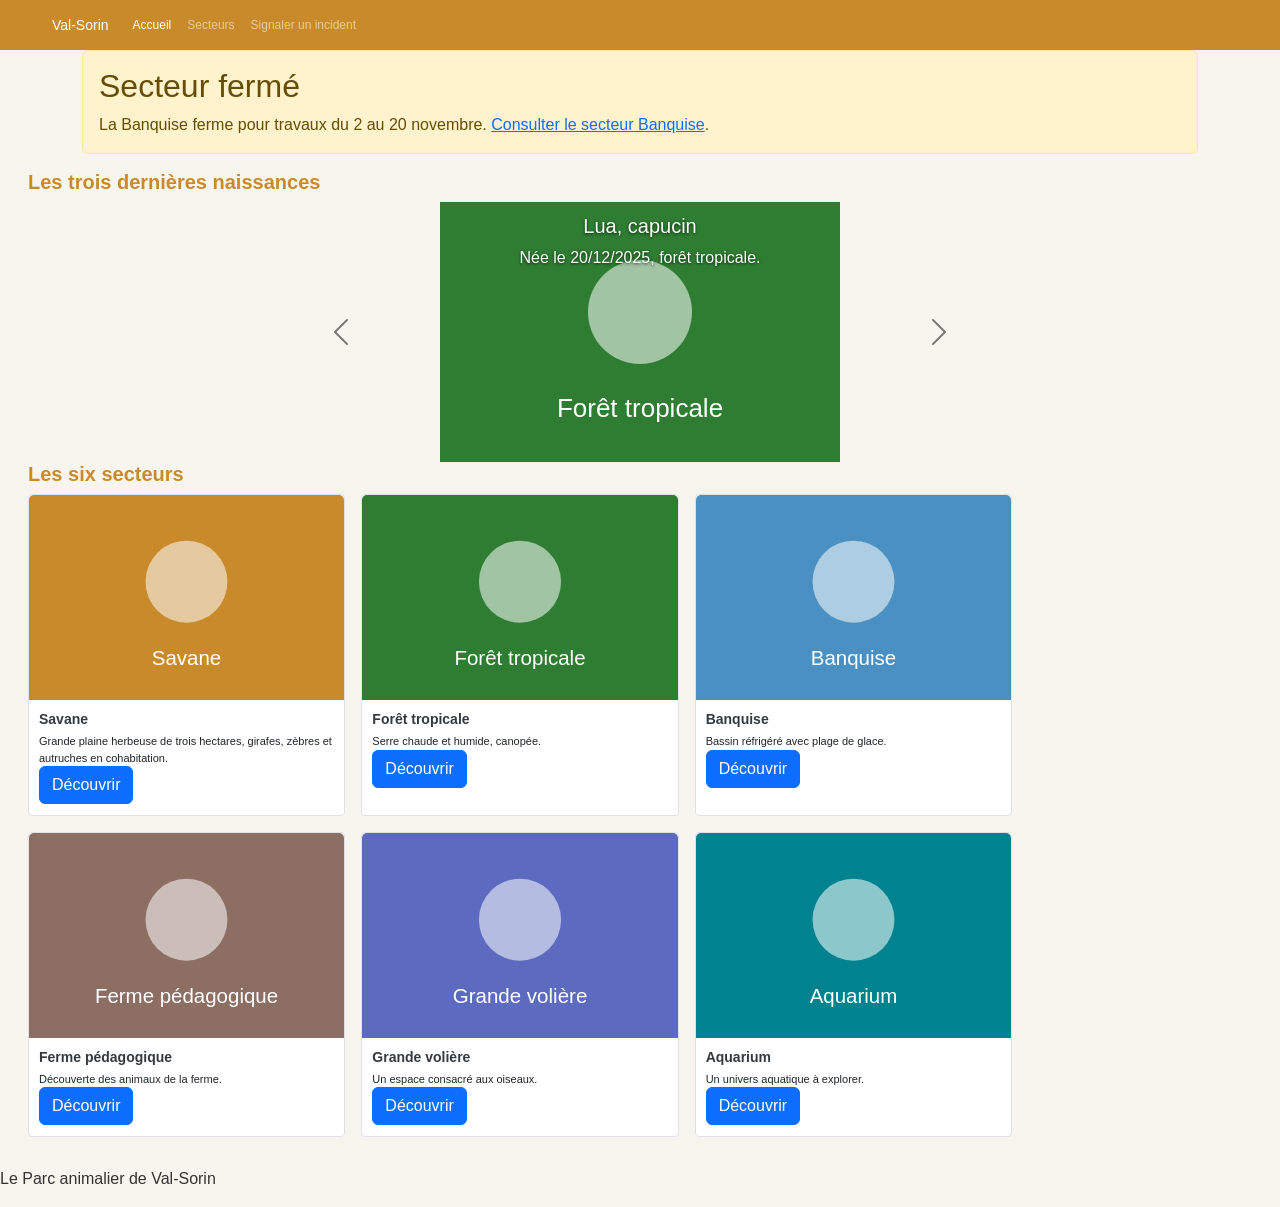
<file: index.html>
<!DOCTYPE html>
<html lang="fr">
<head>
    <meta charset="utf-8">
    <meta name="viewport" content="width=device-width, initial-scale=1">
    <title>Le Parc animalier de Val-Sorin</title>
    <link href="https://cdn.jsdelivr.net/npm/bootstrap@5.3.3/dist/css/bootstrap.min.css" rel="stylesheet">
    <link href="css/chartes.css" rel="stylesheet"> 
</head>
<body>
    <header>
        <nav class="navbar navbar-expand-lg navbar-dark"> 
            <div class="container"> 
            <a class="navbar-brand" href="index.html">Val-Sorin</a> 
            <button class="navbar-toggler" type="button" data-bs-toggle="collapse" data-bs-target="#menu"> 
                <span class="navbar-toggler-icon"></span> 
            </button> 
                <div class="collapse navbar-collapse" id="menu"> 
                    <ul class="navbar-nav"> 
                        <li class="nav-item"><a class="nav-link active" href="index.html">Accueil</a></li>
                        <li class="nav-item"><a class="nav-link" href="secteurs.html">Secteurs</a></li> 
                        <li class="nav-item"><a class="nav-link" href="ticket.html">Signaler un incident</a></li> 
                    </ul> 
                </div> 
            </div> 
        </nav>
    </header>





    <div class="container">
        <div class="alert alert-warning" role="alert">
            <h2>Secteur fermé</h2>
            <p class="mb-0">
                La Banquise ferme pour travaux du 2 au 20 novembre.
                <a href="secteurs.html#BAN">Consulter le secteur Banquise</a>.
            </p>
        </div>
    </div>


    


    <main>

    <section class="container my-4"> <h2>Les trois dernières naissances</h2>

<div class="row justify-content-center"> <div class="col-md-7"> <div id="naissances" class="carousel slide" data-bs-ride="carousel">

<div class="carousel-inner">

<div class="carousel-item active"> <img src="data/images/tropicale.svg" class="d-block w-100" width="400" height="260" alt="Forêt tropicale">

<div class="carousel-caption top-0"> <p class="h5">Lua, capucin</p> <p>Née le 20/12/2025, forêt tropicale.</p> </div> </div>

<div class="carousel-item"> <img src="data/images/banquise.svg" class="d-block w-100" width="400" height="260" alt="Banquise">

<div class="carousel-caption top-0"> <p class="h5">Flocon, manchot de Humboldt</p> <p>Né le 18/01/2026, banquise.</p> </div> </div>

<div class="carousel-item"> <img src="data/images/ferme.svg" class="d-block w-100" width="400" height="260" alt="Ferme pédagogique">

<div class="carousel-caption top-0"> <p class="h5">Caramel, chèvre naine</p> <p>Né le 02/03/2026, ferme pédagogique.</p> </div> </div>

</div>

 <button class="carousel-control-prev" type="button" data-bs-target="#naissances" data-bs-slide="prev" aria-label="Naissance précédente"> <span class="carousel-control-prev-icon" aria-hidden="true"></span> </button>

<button class="carousel-control-next" type="button" data-bs-target="#naissances" data-bs-slide="next" aria-label="Naissance suivante"> <span class="carousel-control-next-icon" aria-hidden="true"></span> </button>

</div> </div> </div> </section>

    <section class="container my-4">
    <h2>Les six secteurs</h2>
    <div class="row row-cols-1 row-cols-md-3 g-3">
        <div class="col">
            <div class="card h-100">
                <img src="data/images/savane.svg"
                     class="card-img-top" alt="Savane">
                <div class="card-body">
                    <h3 class="card-title h5">Savane</h3>
                    <p class="card-text">
                        Grande plaine herbeuse de trois hectares,
                        girafes, zèbres et autruches en cohabitation.
                    </p>
                    <a href="secteurs/savane.html"
                       class="btn btn-primary">Découvrir</a>
                </div>
            </div>
        </div>
        <div class="col">
            <div class="card h-100">
                <img src="data/images/tropicale.svg"
                     class="card-img-top" alt="Forêt tropicale">
                <div class="card-body">
                    <h3 class="card-title h5">Forêt tropicale</h3>
                    <p class="card-text">Serre chaude et humide, canopée.</p>
                    <a href="secteurs.html#TRO"
                       class="btn btn-primary">Découvrir</a>
                </div>
            </div>
        </div>
        <div class="col">
            <div class="card h-100">
                <img src="data/images/banquise.svg"
                     class="card-img-top" alt="Banquise">
                <div class="card-body">
                    <h3 class="card-title h5">Banquise</h3>
                    <p class="card-text">
                        Bassin réfrigéré avec plage de glace.
                    </p>
                    <a href="secteurs.html#BAN"
                       class="btn btn-primary">Découvrir</a>
                </div>
            </div>
        </div>
        <div class="col">
            <div class="card h-100">
                <img src="data/images/ferme.svg"
                     class="card-img-top" alt="Ferme pédagogique">
                <div class="card-body">
                    <h3 class="card-title h5">Ferme pédagogique</h3>
                    <p class="card-text">Découverte des animaux de la ferme.</p>
                    <a href="secteurs.html#FER"
                       class="btn btn-primary">Découvrir</a>
                </div>
            </div>
        </div>
        <div class="col">
            <div class="card h-100">
                <img src="data/images/voliere.svg"
                     class="card-img-top" alt="Grande volière">
                <div class="card-body">
                    <h3 class="card-title h5">Grande volière</h3>
                    <p class="card-text">Un espace consacré aux oiseaux.</p>
                    <a href="secteurs.html#VOL"
                       class="btn btn-primary">Découvrir</a>
                </div>
            </div>
        </div>
        <div class="col">
            <div class="card h-100">
                <img src="data/images/aquarium.svg"
                     class="card-img-top" alt="Aquarium">
                <div class="card-body">
                    <h3 class="card-title h5">Aquarium</h3>
                    <p class="card-text">Un univers aquatique à explorer.</p>
                    <a href="secteurs.html#AQU"
                       class="btn btn-primary">Découvrir</a>
                </div>
            </div>
        </div>
    </div>
</section>
    </main>
    <footer><p>Le Parc animalier de Val-Sorin</p></footer>
    <script src="https://cdn.jsdelivr.net/npm/bootstrap@5.3.3/dist/js/bootstrap.bundle.min.js"></script> 
</body>
</html>
</file>
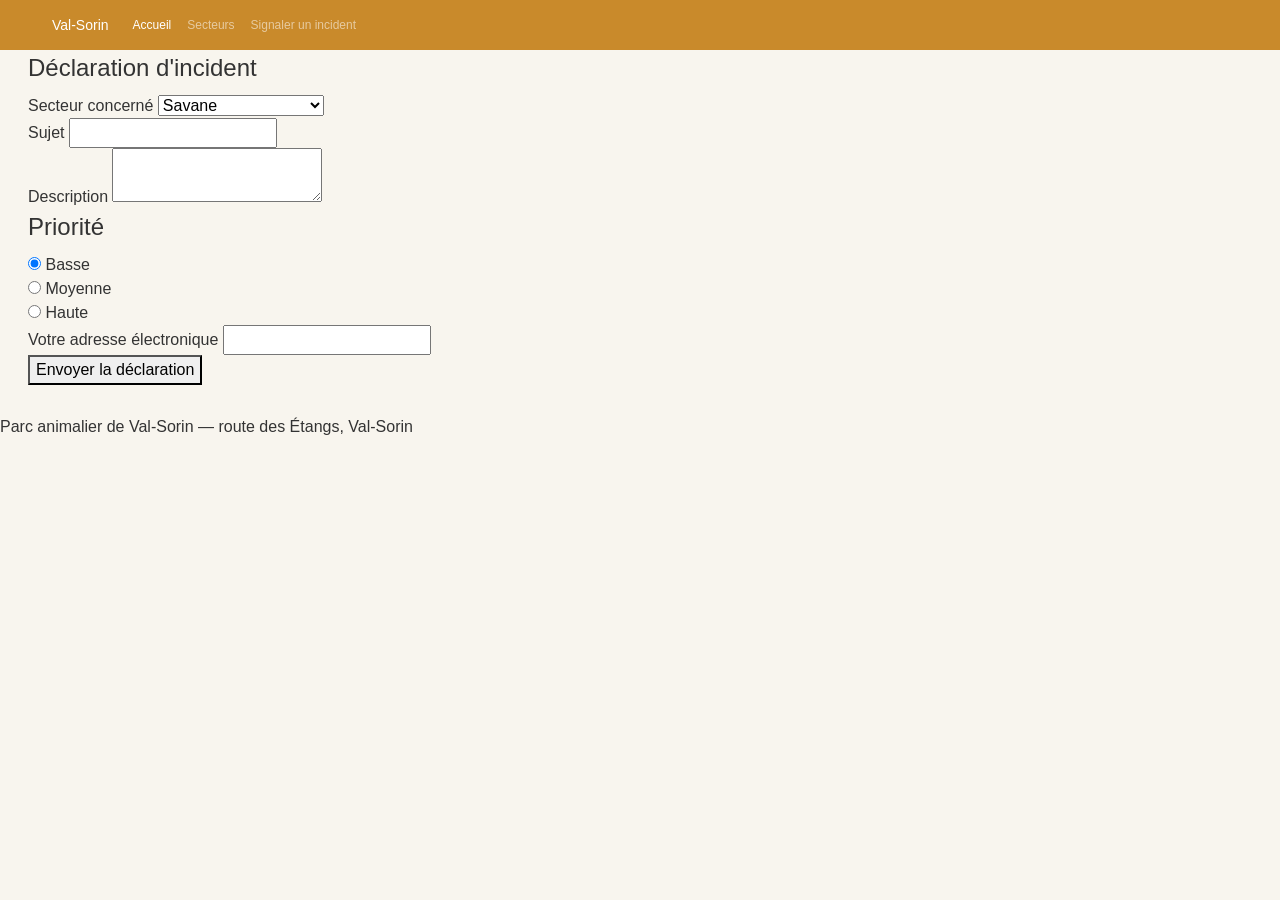
<file: ticket.html>
<!DOCTYPE html>
<html lang="fr">
<head>
    <title>Signaler un incident</title>
    <meta charset="utf-8">
    <meta name="viewport" content="width=device-width, initial-scale=1">
    <link href="https://cdn.jsdelivr.net/npm/bootstrap@5.3.3/dist/css/bootstrap.min.css" rel="stylesheet">
    <link href="css/chartes.css" rel="stylesheet"> 
</head>
<body>
    <header>
        <nav class="navbar navbar-expand-lg navbar-dark"> 
            <div class="container"> 
            <a class="navbar-brand" href="index.html">Val-Sorin</a> 
            <button class="navbar-toggler" type="button" data-bs-toggle="collapse" data-bs-target="#menu"> 
                <span class="navbar-toggler-icon"></span> 
            </button> 
                <div class="collapse navbar-collapse" id="menu"> 
                    <ul class="navbar-nav"> 
                        <li class="nav-item"><a class="nav-link active" href="index.html">Accueil</a></li>
                        <li class="nav-item"><a class="nav-link" href="secteurs.html">Secteurs</a></li> 
                        <li class="nav-item"><a class="nav-link" href="ticket.html">Signaler un incident</a></li> 
                    </ul> 
                </div> 
            </div> 
        </nav>
    </header>
    <main>
        <form action="traiter_signalement.php" method="post">
            <fieldset>
                <legend>Déclaration d'incident</legend>

                <label for="secteur">Secteur concerné</label>

                <select id="secteur" name="secteur" required>
                    <option value="S1">Savane</option>
                    <option value="S2">Forêt tropicale</option>
                    <option value="S3">Banquise</option>
                    <option value="S4">Ferme pédagogique</option>
                    <option value="S5">Grande volière</option>
                    <option value="S6">Aquarium</option>
                </select>
                <br>
                <label for="sujet">Sujet</label>
                <input id="sujet" name="sujet" type="text" maxlength="120" required>
                <br>
                <label for="description">Description</label>
                <textarea id="description" name="description" required></textarea>
                <br>
                <fieldset>
                    <legend>Priorité</legend>
                    <input
                        type="radio"
                        id="basse"
                        name="priorite"
                        value="basse"
                        checked
                    >
                    <label for="basse">Basse</label>
                    <br>
                    <input type="radio" id="moyenne" name="priorite" value="moyenne">
                    <label for="moyenne">Moyenne</label>
                    <br>
                    <input type="radio" id="haute" name="priorite" value="haute">
                    <label for="haute">Haute</label>
                </fieldset>
                <label for="email">Votre adresse électronique</label>
                <input id="email" name="email" type="email" required>
                <br>
                <button type="submit">Envoyer la déclaration</button>
            </fieldset>
        </form>
    </main>
    <footer>
        <p>Parc animalier de Val-Sorin — route des Étangs, Val-Sorin</p>
    </footer>
    <script src="https://cdn.jsdelivr.net/npm/bootstrap@5.3.3/dist/js/bootstrap.bundle.min.js"></script> 
</body>
</html>
</file>
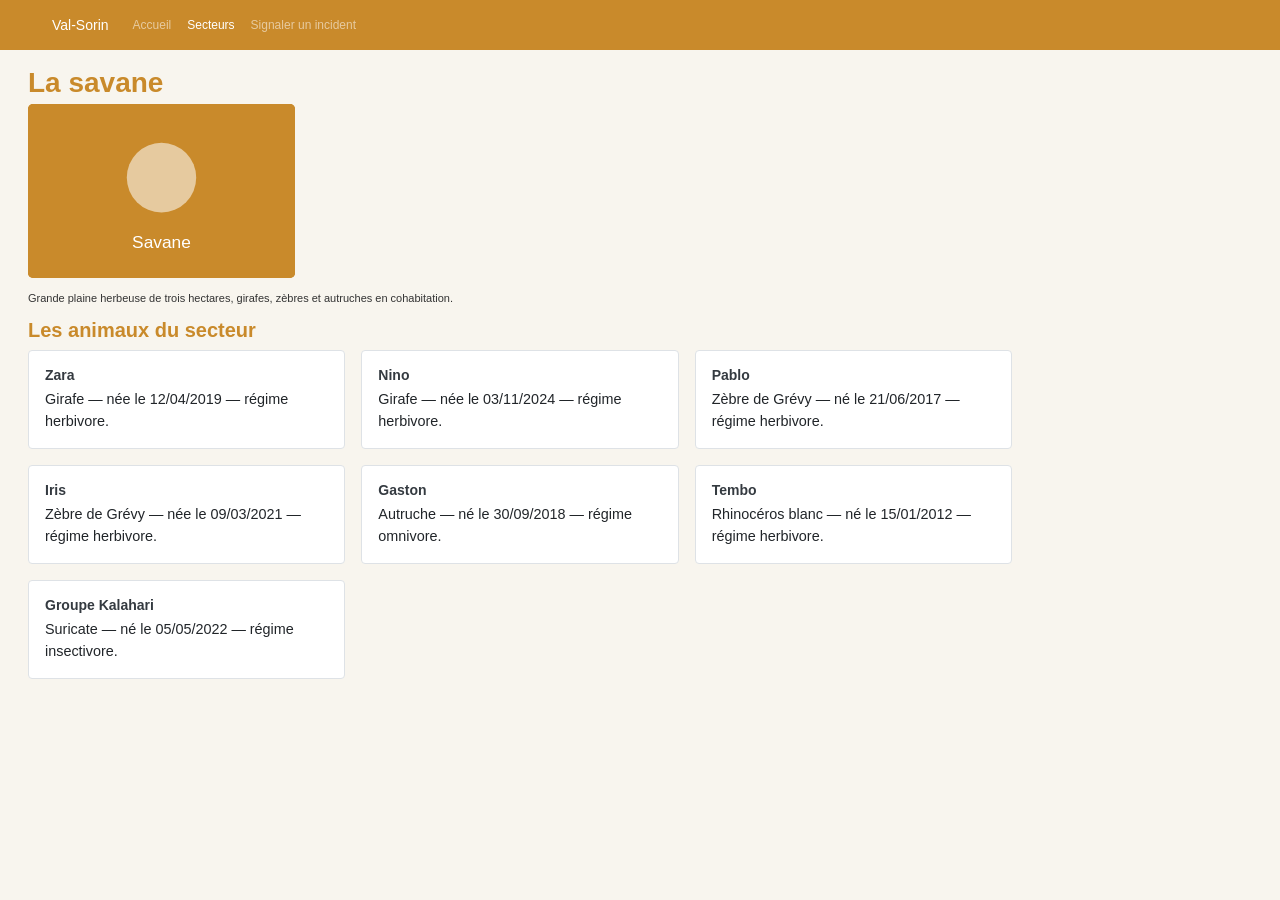
<file: secteurs/savane.html>
<!DOCTYPE html>
<html lang="fr">
<head>
    <title>La savane</title>
    <meta charset="utf-8">
    <meta name="viewport" content="width=device-width, initial-scale=1">
    <link href="https://cdn.jsdelivr.net/npm/bootstrap@5.3.3/dist/css/bootstrap.min.css" rel="stylesheet">
<link rel="stylesheet" href="../css/chartes.css">
</head>
<body>
    <nav class="navbar navbar-expand-lg navbar-dark">
        <div class="container">
            <a class="navbar-brand" href="../index.html">
                Val-Sorin
            </a>

            <button
                class="navbar-toggler"
                type="button"
                data-bs-toggle="collapse"
                data-bs-target="#menu"
                aria-controls="menu"
                aria-expanded="false"
                aria-label="Afficher le menu">
                <span class="navbar-toggler-icon"></span>
            </button>

            <div class="collapse navbar-collapse" id="menu">
                <ul class="navbar-nav">
                    <li class="nav-item">
                        <a class="nav-link" href="../index.html">
                            Accueil
                        </a>
                    </li>
                    <li class="nav-item">
                        <a class="nav-link active"
                           href="../secteurs.html">
                            Secteurs
                        </a>
                    </li>
                    <li class="nav-item">
                        <a class="nav-link"
                           href="../ticket.html">
                            Signaler un incident
                        </a>
                    </li>
                </ul>
            </div>
        </div>
    </nav>

    <header>
        <h1>La savane</h1>
        <img
            src="../data/images/savane.svg"
            alt="Illustration du secteur de la savane">
    </header>
    <main>
        <p>
            Grande plaine herbeuse de trois hectares, girafes,
            zèbres et autruches en cohabitation.
        </p>

        <section class="container my-4">
    <h2>Les animaux du secteur</h2>

    <div class="row row-cols-1 row-cols-md-3 g-3">

        <div class="col">
            <article id="animal-1" class="card h-100">
                <div class="card-body">
                    <h3 class="card-title h5">Zara</h3>
                    <p class="card-text">
                        Girafe — née le 12/04/2019 —
                        régime herbivore.
                    </p>
                </div>
            </article>
        </div>

        <div class="col">
            <article id="animal-2" class="card h-100">
                <div class="card-body">
                    <h3 class="card-title h5">Nino</h3>
                    <p class="card-text">
                        Girafe — née le 03/11/2024 —
                        régime herbivore.
                    </p>
                </div>
            </article>
        </div>

        <div class="col">
            <article id="animal-3" class="card h-100">
                <div class="card-body">
                    <h3 class="card-title h5">Pablo</h3>
                    <p class="card-text">
                        Zèbre de Grévy — né le 21/06/2017 —
                        régime herbivore.
                    </p>
                </div>
            </article>
        </div>

        <div class="col">
            <article id="animal-4" class="card h-100">
                <div class="card-body">
                    <h3 class="card-title h5">Iris</h3>
                    <p class="card-text">
                        Zèbre de Grévy — née le 09/03/2021 —
                        régime herbivore.
                    </p>
                </div>
            </article>
        </div>

        <div class="col">
            <article id="animal-5" class="card h-100">
                <div class="card-body">
                    <h3 class="card-title h5">Gaston</h3>
                    <p class="card-text">
                        Autruche — né le 30/09/2018 —
                        régime omnivore.
                    </p>
                </div>
            </article>
        </div>

        <div class="col">
            <article id="animal-6" class="card h-100">
                <div class="card-body">
                    <h3 class="card-title h5">Tembo</h3>
                    <p class="card-text">
                        Rhinocéros blanc — né le 15/01/2012 —
                        régime herbivore.
                    </p>
                </div>
            </article>
        </div>

        <div class="col">
            <article id="animal-7" class="card h-100">
                <div class="card-body">
                    <h3 class="card-title h5">Groupe Kalahari</h3>
                    <p class="card-text">
                        Suricate — né le 05/05/2022 —
                        régime insectivore.
                    </p>
                </div>
            </article>
        </div>
    </div>
</section>
    </main>
    <script src="https://cdn.jsdelivr.net/npm/bootstrap@5.3.3/dist/js/bootstrap.bundle.min.js"></script>
</body>
</html>
</file>
<file: css/chartes.css>
:root {
    --fond: #fdfaf4;
    --texte: #222222;
    --accent: #c98a2b;
    --police: Arial, sans-serif;
}
.navbar {
    background-color: var(--accent)!important;
}

/* Cartes des animaux de la savane */
#animal-1,
#animal-2,
#animal-3,
#animal-4,
#animal-5,
#animal-6,
#animal-7 {
    border: 1px solid #dee2e6;
    border-radius: 4px;
    background-color: #fff;
}

#animal-1 .card-body,
#animal-2 .card-body,
#animal-3 .card-body,
#animal-4 .card-body,
#animal-5 .card-body,
#animal-6 .card-body,
#animal-7 .card-body {
    padding: 1rem;
}

#animal-1 .card-title,
#animal-2 .card-title,
#animal-3 .card-title,
#animal-4 .card-title,
#animal-5 .card-title,
#animal-6 .card-title,
#animal-7 .card-title {
    color: #343a40;
}

#animal-1 .card-text,
#animal-2 .card-text,
#animal-3 .card-text,
#animal-4 .card-text,
#animal-5 .card-text,
#animal-6 .card-text,
#animal-7 .card-text {
    font-size: 0.9rem;
}

body {
    background-color: var(--fond);
    color: var(--texte);
    font-family: var(--police);
    margin: 0;
}

/* Barre de navigation */
.navbar {
    background-color: var(--accent) !important;
    padding-top: 8px;
    padding-bottom: 8px;
}

.navbar .container {
    max-width: 1200px;
}

.navbar .navbar-brand {
    font-size: 14px;
}

.navbar .nav-link {
    font-size: 12px;
}

/* Titre La savane */
header h1 {
    margin: 16px 0 4px;
    padding-left: 28px;
    color: var(--accent);
    font-size: 28px;
    font-weight: bold;
}

/* Illustration du secteur */
header > img {
    display: block;
    width: 267px;
    height: 174px;
    margin: 0 0 12px 28px;
    object-fit: cover;
    border-radius: 5px;
    background-color: var(--accent);
}

/* Contenu principal */
main {
    padding: 0 28px 30px;
}

main > p {
    margin: 0 0 12px;
    font-size: 11px;
    line-height: 1.5;
}

/* Titre de la section des animaux */
main > section:first-of-type h2,
main > section.container h2 {
    margin-bottom: 8px;
    color: var(--accent);
    font-size: 20px;
    font-weight: bold;
}

/* Masquer la liste numérotée si elle est encore présente */
main > section:first-of-type ol {
    display: none;
}

/* Conteneur des fiches */
main > section.container {
    max-width: 100%;
    margin: 0 !important;
    padding: 0;
}

/* Grille des fiches */
main .row.row-cols-md-3 {
    --bs-gutter-x: 16px;
    --bs-gutter-y: 16px;
    max-width: 1000px;
}

/* Cartes des animaux */
main .card {
    height: 100%;
    border: 1px solid #dee2e6;
    border-radius: 4px;
    background-color: #fff;
}

/* Intérieur des cartes */
main .card .card-body {
    padding: 11px 10px;
}

main .card .card-title {
    margin-bottom: 5px;
    color: #343a40;
    font-size: 14px;
    font-weight: 600;
}

main .card .card-text {
    margin-bottom: 0;
    font-size: 11px;
    line-height: 1.5;
}

/* Adaptation aux petits écrans */
@media (max-width: 576px) {
    header h1 {
        padding-left: 16px;
    }

    header > img {
        width: calc(100% - 32px);
        margin-left: 16px;
    }

    main {
        padding-right: 16px;
        padding-left: 16px;
    }

    main .row.row-cols-md-3 {
        --bs-gutter-x: 12px;
        --bs-gutter-y: 12px;
    }
}

/* Fond général de la page */ body { background-color: #f8f5ee; color: #333333; }

/* Carrousel : dimensions identiques pour les trois visuels */ #naissances .carousel-item img { display: block; width: 100%; height: 260px; object-fit: contain; }

/* Flèches foncées pour être visibles sur les fonds clairs */ #naissances .carousel-control-prev-icon, #naissances .carousel-control-next-icon { filter: invert(1); }

/* Légendes placées en haut du visuel */ #naissances .carousel-caption { top: 0; bottom: auto; padding-top: 12px; color: #ffffff; text-shadow: 0 1px 3px rgba(0, 0, 0, 0.7); }

/* Espacement des titres de section */ main section h2 { margin-bottom: 12px; }
</file>
